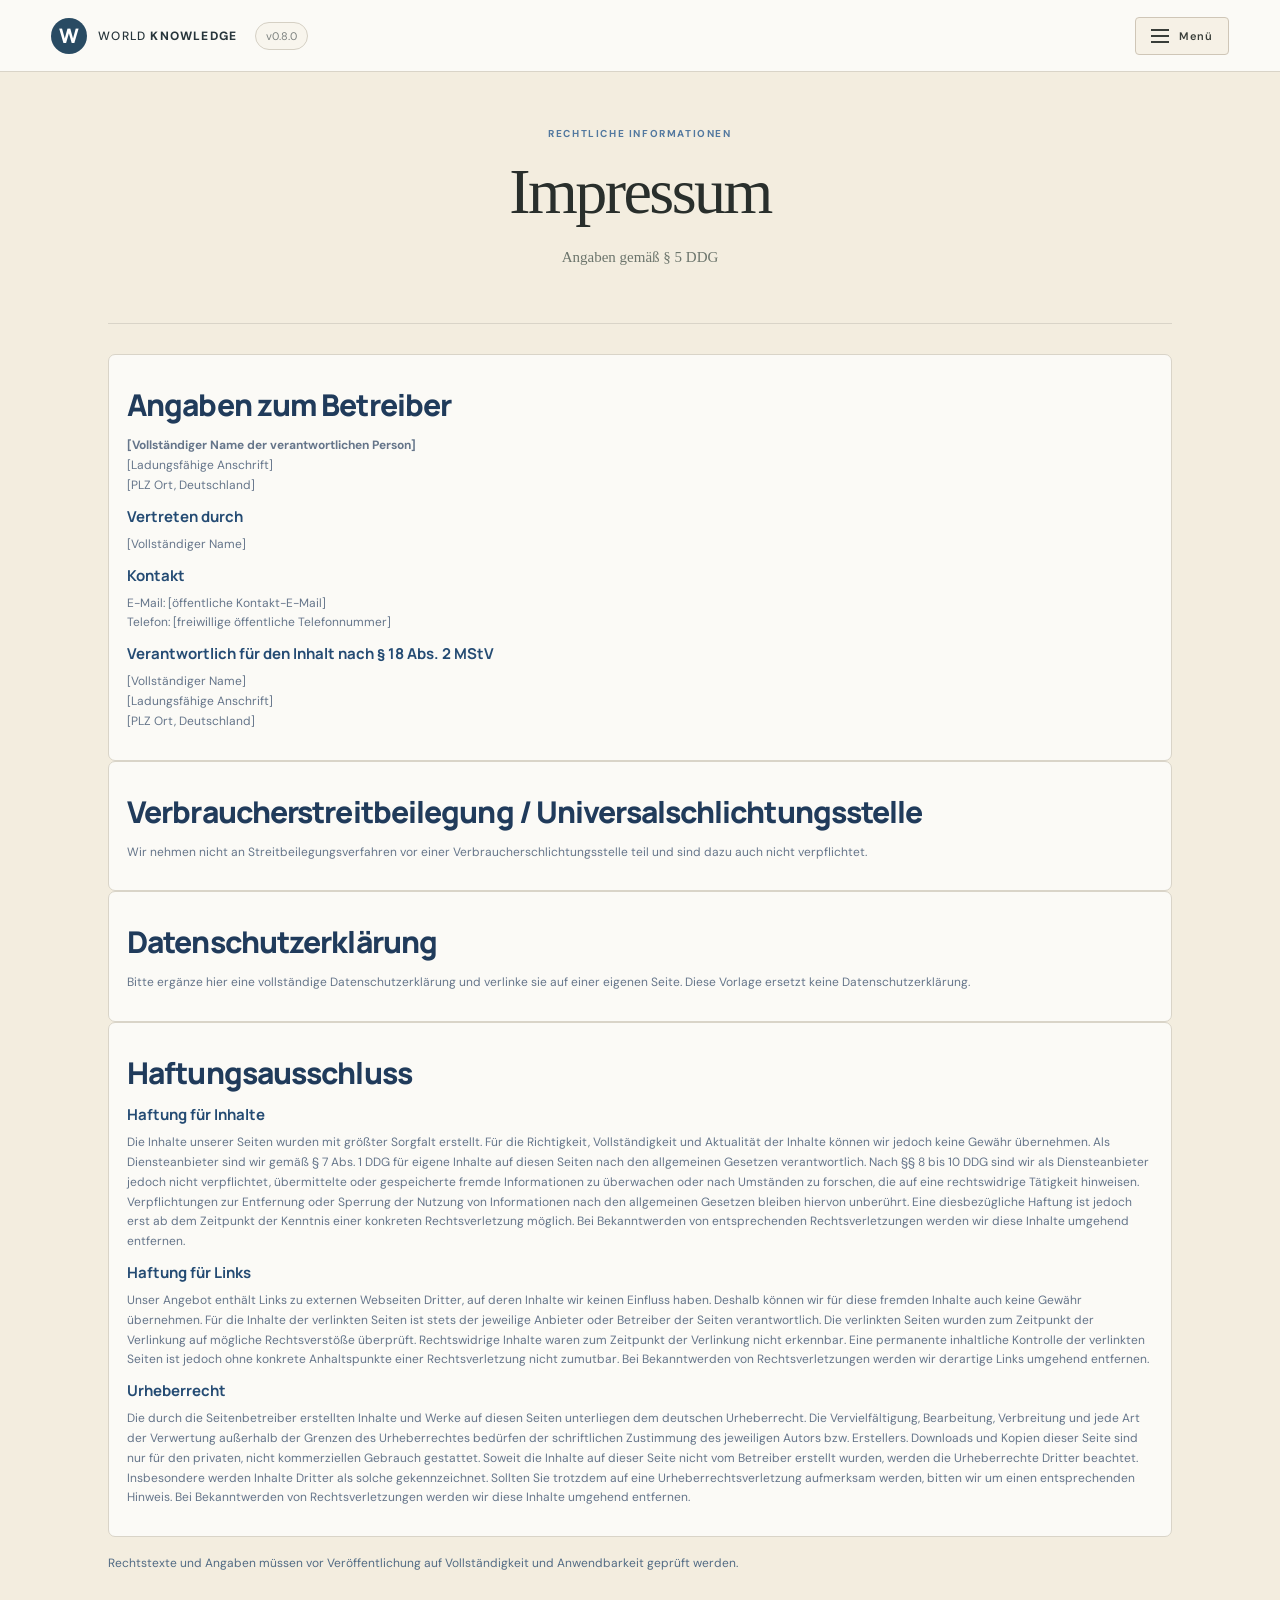
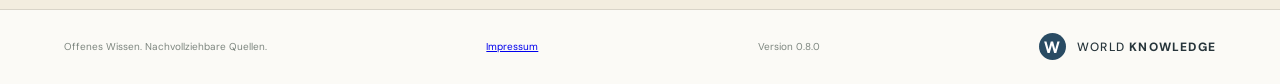
<file: impressum.html>
<!doctype html>
<html lang="de">
<head>
  <meta charset="utf-8">
  <meta name="viewport" content="width=device-width, initial-scale=1">
  <meta name="theme-color" content="#f7f9fc">
  <title>Impressum – WORLD KNOWLEDGE</title>
  <link rel="stylesheet" href="assets/css/style.css?v=0.8.0">
  <script src="assets/js/menu.js?v=0.8.0" defer></script>
</head>
<body>
  <header class="topbar">
    <a class="brand" href="./" aria-label="WORLD KNOWLEDGE Startseite"><span class="brand-mark">W</span><span>WORLD <strong>KNOWLEDGE</strong></span></a>
    <div class="site-menu">
      <button class="menu-toggle" id="menu-toggle" type="button" aria-expanded="false" aria-controls="site-menu-panel"><span class="menu-lines" aria-hidden="true"></span><span>Menü</span></button>
      <nav class="menu-panel" id="site-menu-panel" hidden>
        <a href="./">Fragen &amp; Startseite</a><a href="archive.html">Wissensarchiv</a><a href="sources.html">Transparenz &amp; Quellen</a><a href="reports.html">Prüfprotokoll</a><a href="impressum.html">Impressum</a>
      </nav>
    </div>
    <span class="version">v0.8.0</span>
  </header>
  <main>
    <section class="archive-hero">
      <div class="eyebrow">RECHTLICHE INFORMATIONEN</div>
      <h1>Impressum</h1>
      <p>Angaben gemäß § 5 DDG</p>
    </section>
    <section class="sources-section">
      <article class="source-card">
        <h2>Angaben zum Betreiber</h2>
        <p><strong>[Vollständiger Name der verantwortlichen Person]</strong><br>[Ladungsfähige Anschrift]<br>[PLZ Ort, Deutschland]</p>
        <h3>Vertreten durch</h3>
        <p>[Vollständiger Name]</p>
        <h3>Kontakt</h3>
        <p>E-Mail: [öffentliche Kontakt-E-Mail]<br>Telefon: [freiwillige öffentliche Telefonnummer]</p>
        <h3>Verantwortlich für den Inhalt nach § 18 Abs. 2 MStV</h3>
        <p>[Vollständiger Name]<br>[Ladungsfähige Anschrift]<br>[PLZ Ort, Deutschland]</p>
      </article>
      <article class="source-card">
        <h2>Verbraucherstreitbeilegung / Universalschlichtungsstelle</h2>
        <p>Wir nehmen nicht an Streitbeilegungsverfahren vor einer Verbraucherschlichtungsstelle teil und sind dazu auch nicht verpflichtet.</p>
      </article>
      <article class="source-card">
        <h2>Datenschutzerklärung</h2>
        <p>Bitte ergänze hier eine vollständige Datenschutzerklärung und verlinke sie auf einer eigenen Seite. Diese Vorlage ersetzt keine Datenschutzerklärung.</p>
      </article>
      <article class="source-card">
        <h2>Haftungsausschluss</h2>
        <h3>Haftung für Inhalte</h3>
        <p>Die Inhalte unserer Seiten wurden mit größter Sorgfalt erstellt. Für die Richtigkeit, Vollständigkeit und Aktualität der Inhalte können wir jedoch keine Gewähr übernehmen. Als Diensteanbieter sind wir gemäß § 7 Abs. 1 DDG für eigene Inhalte auf diesen Seiten nach den allgemeinen Gesetzen verantwortlich. Nach §§ 8 bis 10 DDG sind wir als Diensteanbieter jedoch nicht verpflichtet, übermittelte oder gespeicherte fremde Informationen zu überwachen oder nach Umständen zu forschen, die auf eine rechtswidrige Tätigkeit hinweisen. Verpflichtungen zur Entfernung oder Sperrung der Nutzung von Informationen nach den allgemeinen Gesetzen bleiben hiervon unberührt. Eine diesbezügliche Haftung ist jedoch erst ab dem Zeitpunkt der Kenntnis einer konkreten Rechtsverletzung möglich. Bei Bekanntwerden von entsprechenden Rechtsverletzungen werden wir diese Inhalte umgehend entfernen.</p>
        <h3>Haftung für Links</h3>
        <p>Unser Angebot enthält Links zu externen Webseiten Dritter, auf deren Inhalte wir keinen Einfluss haben. Deshalb können wir für diese fremden Inhalte auch keine Gewähr übernehmen. Für die Inhalte der verlinkten Seiten ist stets der jeweilige Anbieter oder Betreiber der Seiten verantwortlich. Die verlinkten Seiten wurden zum Zeitpunkt der Verlinkung auf mögliche Rechtsverstöße überprüft. Rechtswidrige Inhalte waren zum Zeitpunkt der Verlinkung nicht erkennbar. Eine permanente inhaltliche Kontrolle der verlinkten Seiten ist jedoch ohne konkrete Anhaltspunkte einer Rechtsverletzung nicht zumutbar. Bei Bekanntwerden von Rechtsverletzungen werden wir derartige Links umgehend entfernen.</p>
        <h3>Urheberrecht</h3>
        <p>Die durch die Seitenbetreiber erstellten Inhalte und Werke auf diesen Seiten unterliegen dem deutschen Urheberrecht. Die Vervielfältigung, Bearbeitung, Verbreitung und jede Art der Verwertung außerhalb der Grenzen des Urheberrechtes bedürfen der schriftlichen Zustimmung des jeweiligen Autors bzw. Erstellers. Downloads und Kopien dieser Seite sind nur für den privaten, nicht kommerziellen Gebrauch gestattet. Soweit die Inhalte auf dieser Seite nicht vom Betreiber erstellt wurden, werden die Urheberrechte Dritter beachtet. Insbesondere werden Inhalte Dritter als solche gekennzeichnet. Sollten Sie trotzdem auf eine Urheberrechtsverletzung aufmerksam werden, bitten wir um einen entsprechenden Hinweis. Bei Bekanntwerden von Rechtsverletzungen werden wir diese Inhalte umgehend entfernen.</p>
      </article>
      <p class="sources-thanks">Rechtstexte und Angaben müssen vor Veröffentlichung auf Vollständigkeit und Anwendbarkeit geprüft werden.</p>
    </section>
  </main>
  <footer><a class="brand footer-brand" href="./"><span class="brand-mark">W</span><span>WORLD <strong>KNOWLEDGE</strong></span></a><span>Offenes Wissen. Nachvollziehbare Quellen.</span><a href="impressum.html">Impressum</a><span>Version 0.8.0</span></footer>
</body>
</html>
</file>
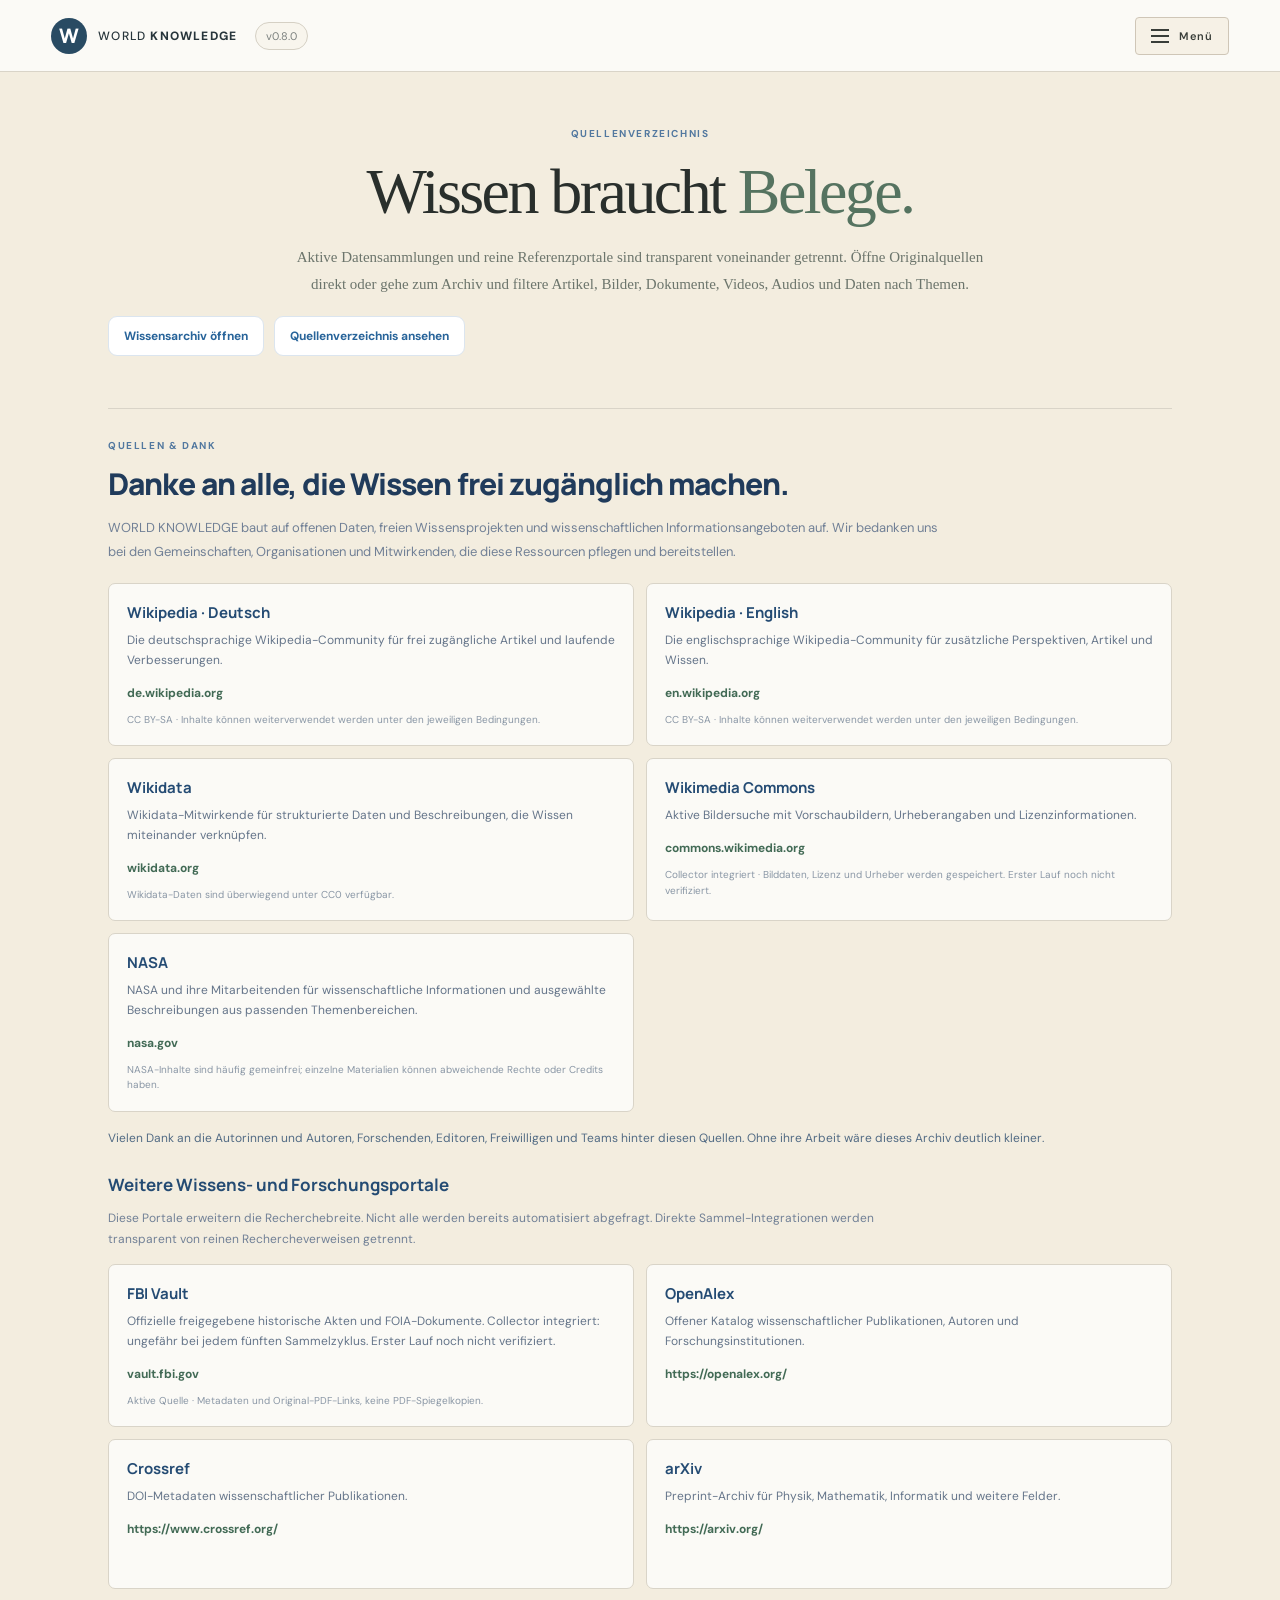
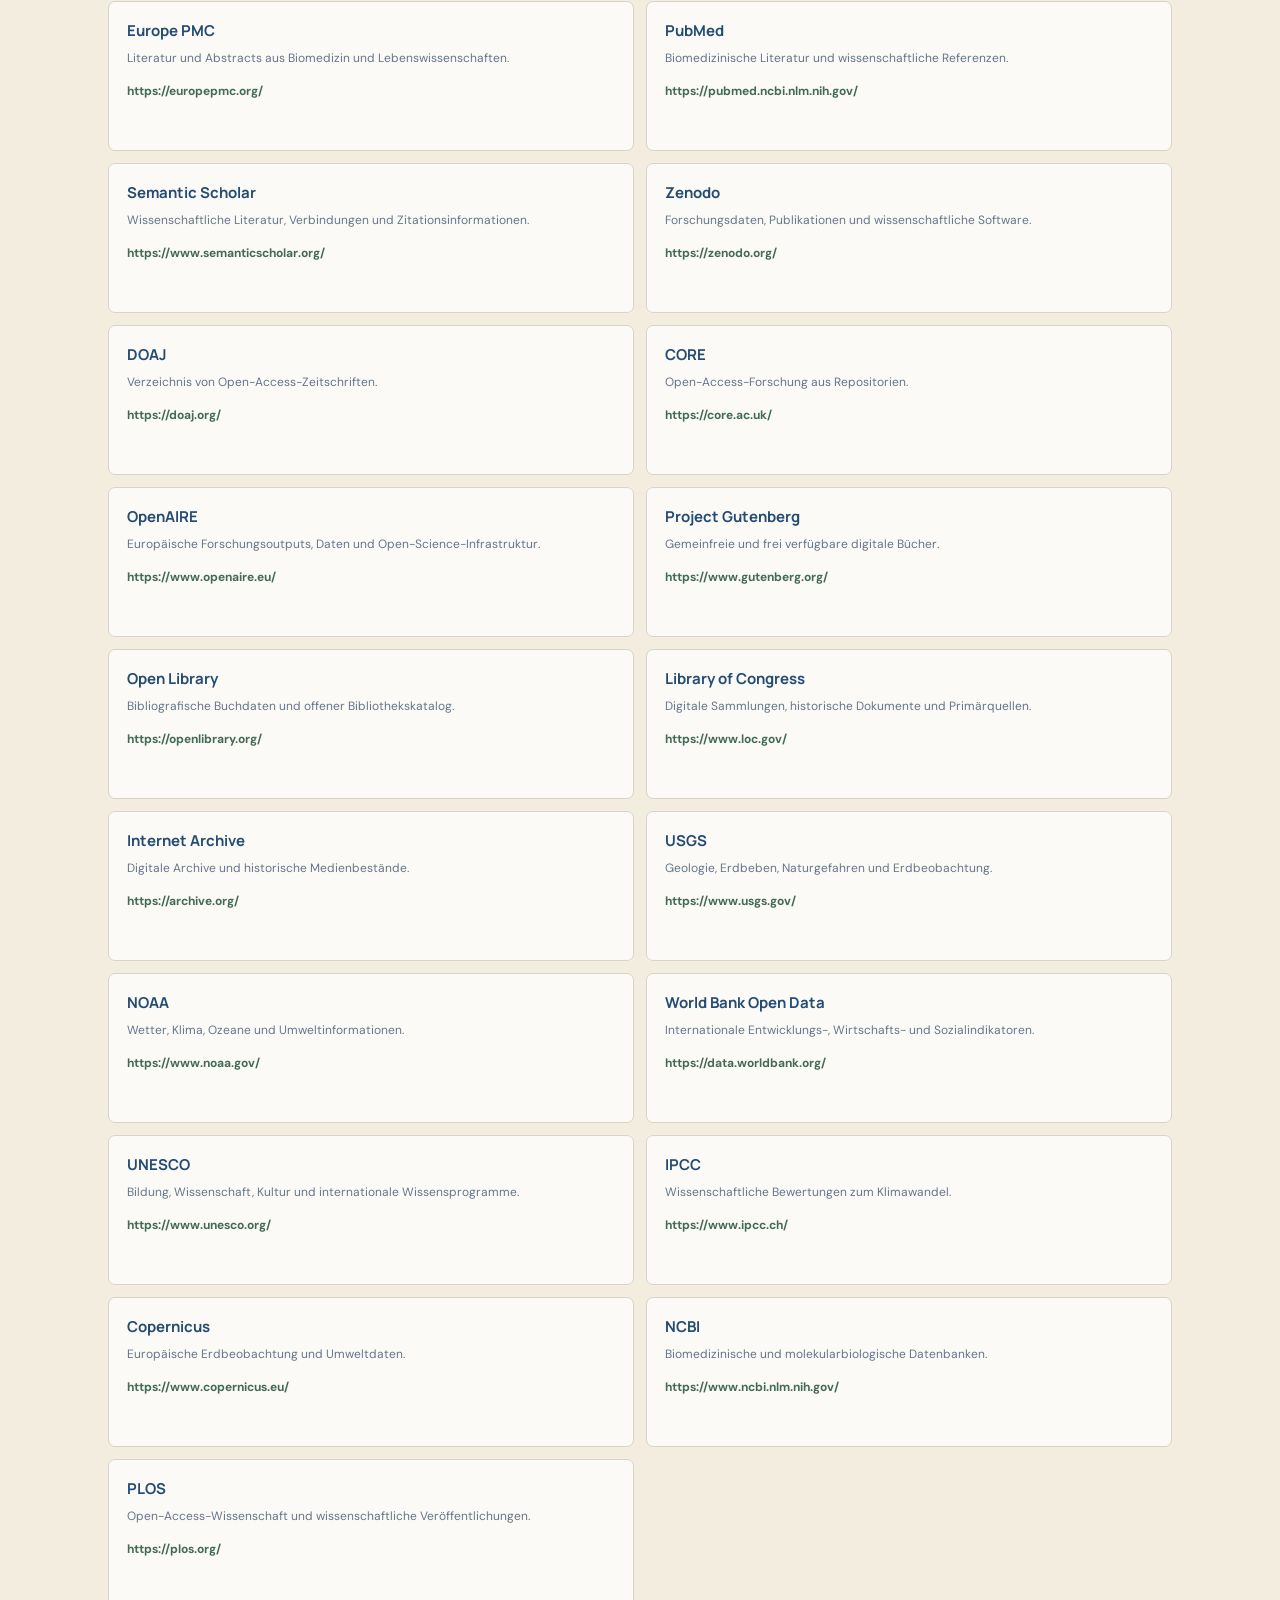
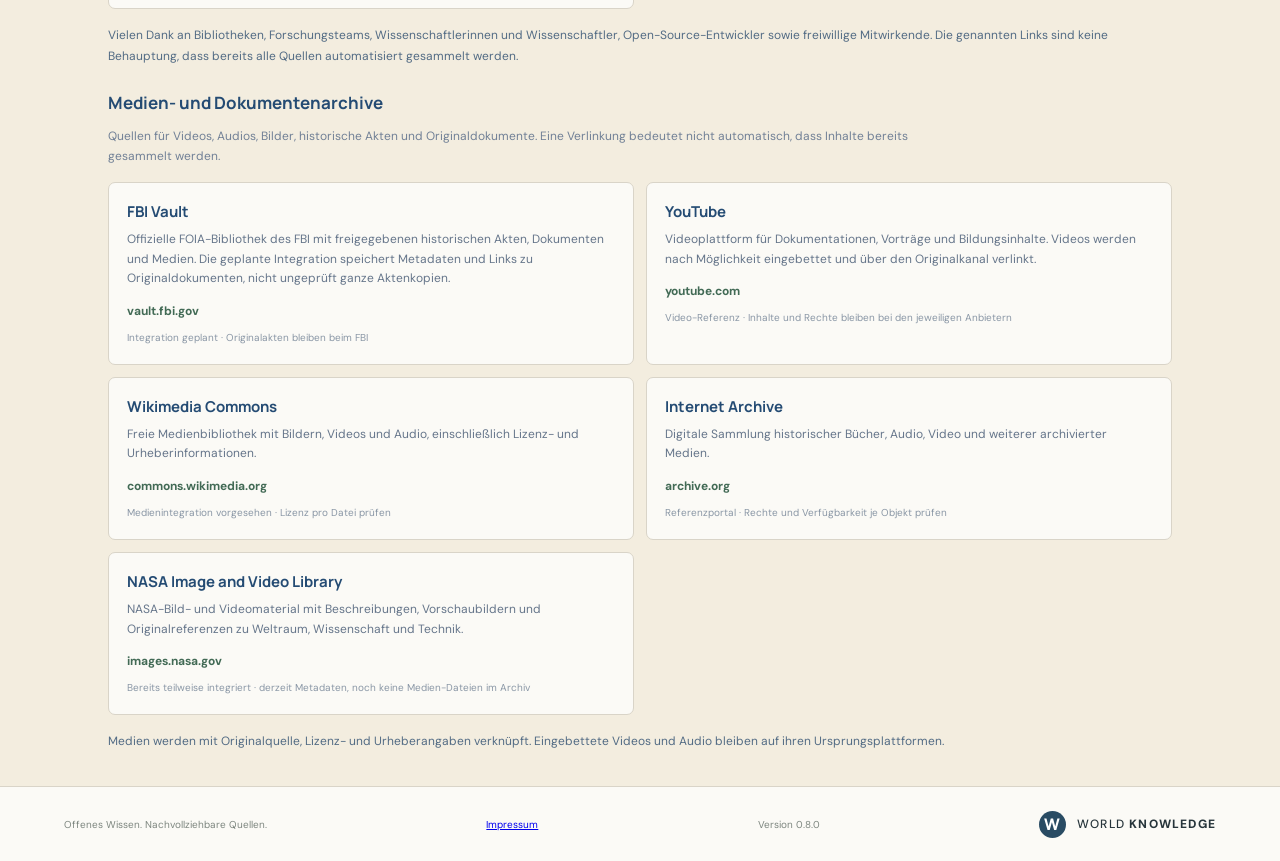
<file: sources.html>
<!doctype html><html lang="de"><head><meta charset="utf-8"><meta name="viewport" content="width=device-width, initial-scale=1"><meta name="theme-color" content="#f7f9fc"><title>Quellen – WORLD KNOWLEDGE</title><link rel="stylesheet" href="assets/css/style.css?v=0.8.0"><script src="assets/js/menu.js?v=0.8.0" defer></script></head><body><header class="topbar"><a class="brand" href="./" aria-label="WORLD KNOWLEDGE Startseite"><span class="brand-mark">W</span><span>WORLD <strong>KNOWLEDGE</strong></span></a><span class="version">v0.8.0</span><div class="site-menu"><button class="menu-toggle" id="menu-toggle" type="button" aria-expanded="false" aria-controls="site-menu-panel"><span class="menu-lines" aria-hidden="true"></span><span>Menü</span></button><nav class="menu-panel" id="site-menu-panel" hidden><a href="./">Fragen &amp; Startseite</a><a href="archive.html">Wissensarchiv</a><a href="sources.html">Transparenz &amp; Quellen</a><a href="reports.html">Prüfprotokoll</a><a href="impressum.html">Impressum</a></nav></div></header><main><section class="archive-hero"><div class="eyebrow">QUELLENVERZEICHNIS</div><h1>Wissen braucht <span>Belege.</span></h1><p>Aktive Datensammlungen und reine Referenzportale sind transparent voneinander getrennt. Öffne Originalquellen direkt oder gehe zum Archiv und filtere Artikel, Bilder, Dokumente, Videos, Audios und Daten nach Themen.</p><div class="source-quick-links"><a href="archive.html">Wissensarchiv öffnen</a><a href="#sources">Quellenverzeichnis ansehen</a></div></section><section class="sources-section" id="sources">
      <div class="eyebrow">QUELLEN &amp; DANK</div>
      <h2>Danke an alle, die Wissen frei zugänglich machen.</h2>
      <p class="sources-intro">WORLD KNOWLEDGE baut auf offenen Daten, freien Wissensprojekten und wissenschaftlichen Informationsangeboten auf. Wir bedanken uns bei den Gemeinschaften, Organisationen und Mitwirkenden, die diese Ressourcen pflegen und bereitstellen.</p>
      <div class="sources-grid">
        <article class="source-card"><h3>Wikipedia · Deutsch</h3><p>Die deutschsprachige Wikipedia-Community für frei zugängliche Artikel und laufende Verbesserungen.</p><a href="https://de.wikipedia.org/" target="_blank" rel="noopener noreferrer">de.wikipedia.org</a><small>CC BY-SA · Inhalte können weiterverwendet werden unter den jeweiligen Bedingungen.</small></article>
        <article class="source-card"><h3>Wikipedia · English</h3><p>Die englischsprachige Wikipedia-Community für zusätzliche Perspektiven, Artikel und Wissen.</p><a href="https://en.wikipedia.org/" target="_blank" rel="noopener noreferrer">en.wikipedia.org</a><small>CC BY-SA · Inhalte können weiterverwendet werden unter den jeweiligen Bedingungen.</small></article>
        <article class="source-card"><h3>Wikidata</h3><p>Wikidata-Mitwirkende für strukturierte Daten und Beschreibungen, die Wissen miteinander verknüpfen.</p><a href="https://www.wikidata.org/" target="_blank" rel="noopener noreferrer">wikidata.org</a><small>Wikidata-Daten sind überwiegend unter CC0 verfügbar.</small></article>
        <article class="source-card"><h3>Wikimedia Commons</h3><p>Aktive Bildersuche mit Vorschaubildern, Urheberangaben und Lizenzinformationen.</p><a href="https://commons.wikimedia.org/" target="_blank" rel="noopener noreferrer">commons.wikimedia.org</a><small>Collector integriert · Bilddaten, Lizenz und Urheber werden gespeichert. Erster Lauf noch nicht verifiziert.</small></article><article class="source-card"><h3>NASA</h3><p>NASA und ihre Mitarbeitenden für wissenschaftliche Informationen und ausgewählte Beschreibungen aus passenden Themenbereichen.</p><a href="https://www.nasa.gov/" target="_blank" rel="noopener noreferrer">nasa.gov</a><small>NASA-Inhalte sind häufig gemeinfrei; einzelne Materialien können abweichende Rechte oder Credits haben.</small></article>
      </div>
      <p class="sources-thanks">Vielen Dank an die Autorinnen und Autoren, Forschenden, Editoren, Freiwilligen und Teams hinter diesen Quellen. Ohne ihre Arbeit wäre dieses Archiv deutlich kleiner.</p>
    <div class="sources-subheading"><h3>Weitere Wissens- und Forschungsportale</h3><p>Diese Portale erweitern die Recherchebreite. Nicht alle werden bereits automatisiert abgefragt. Direkte Sammel-Integrationen werden transparent von reinen Rechercheverweisen getrennt.</p></div>
    <div class="sources-grid sources-extra"><article class="source-card"><h3>FBI Vault</h3><p>Offizielle freigegebene historische Akten und FOIA-Dokumente. Collector integriert: ungefähr bei jedem fünften Sammelzyklus. Erster Lauf noch nicht verifiziert.</p><a href="https://vault.fbi.gov/" target="_blank" rel="noopener noreferrer">vault.fbi.gov</a><small>Aktive Quelle · Metadaten und Original-PDF-Links, keine PDF-Spiegelkopien.</small></article><article class="source-card"><h3>OpenAlex</h3><p>Offener Katalog wissenschaftlicher Publikationen, Autoren und Forschungsinstitutionen.</p><a href="https://openalex.org/" target="_blank" rel="noopener noreferrer">https://openalex.org/</a></article>
      <article class="source-card"><h3>Crossref</h3><p>DOI-Metadaten wissenschaftlicher Publikationen.</p><a href="https://www.crossref.org/" target="_blank" rel="noopener noreferrer">https://www.crossref.org/</a></article>
      <article class="source-card"><h3>arXiv</h3><p>Preprint-Archiv für Physik, Mathematik, Informatik und weitere Felder.</p><a href="https://arxiv.org/" target="_blank" rel="noopener noreferrer">https://arxiv.org/</a></article>
      <article class="source-card"><h3>Europe PMC</h3><p>Literatur und Abstracts aus Biomedizin und Lebenswissenschaften.</p><a href="https://europepmc.org/" target="_blank" rel="noopener noreferrer">https://europepmc.org/</a></article>
      <article class="source-card"><h3>PubMed</h3><p>Biomedizinische Literatur und wissenschaftliche Referenzen.</p><a href="https://pubmed.ncbi.nlm.nih.gov/" target="_blank" rel="noopener noreferrer">https://pubmed.ncbi.nlm.nih.gov/</a></article>
      <article class="source-card"><h3>Semantic Scholar</h3><p>Wissenschaftliche Literatur, Verbindungen und Zitationsinformationen.</p><a href="https://www.semanticscholar.org/" target="_blank" rel="noopener noreferrer">https://www.semanticscholar.org/</a></article>
      <article class="source-card"><h3>Zenodo</h3><p>Forschungsdaten, Publikationen und wissenschaftliche Software.</p><a href="https://zenodo.org/" target="_blank" rel="noopener noreferrer">https://zenodo.org/</a></article>
      <article class="source-card"><h3>DOAJ</h3><p>Verzeichnis von Open-Access-Zeitschriften.</p><a href="https://doaj.org/" target="_blank" rel="noopener noreferrer">https://doaj.org/</a></article>
      <article class="source-card"><h3>CORE</h3><p>Open-Access-Forschung aus Repositorien.</p><a href="https://core.ac.uk/" target="_blank" rel="noopener noreferrer">https://core.ac.uk/</a></article>
      <article class="source-card"><h3>OpenAIRE</h3><p>Europäische Forschungsoutputs, Daten und Open-Science-Infrastruktur.</p><a href="https://www.openaire.eu/" target="_blank" rel="noopener noreferrer">https://www.openaire.eu/</a></article>
      <article class="source-card"><h3>Project Gutenberg</h3><p>Gemeinfreie und frei verfügbare digitale Bücher.</p><a href="https://www.gutenberg.org/" target="_blank" rel="noopener noreferrer">https://www.gutenberg.org/</a></article>
      <article class="source-card"><h3>Open Library</h3><p>Bibliografische Buchdaten und offener Bibliothekskatalog.</p><a href="https://openlibrary.org/" target="_blank" rel="noopener noreferrer">https://openlibrary.org/</a></article>
      <article class="source-card"><h3>Library of Congress</h3><p>Digitale Sammlungen, historische Dokumente und Primärquellen.</p><a href="https://www.loc.gov/" target="_blank" rel="noopener noreferrer">https://www.loc.gov/</a></article>
      <article class="source-card"><h3>Internet Archive</h3><p>Digitale Archive und historische Medienbestände.</p><a href="https://archive.org/" target="_blank" rel="noopener noreferrer">https://archive.org/</a></article>
      <article class="source-card"><h3>USGS</h3><p>Geologie, Erdbeben, Naturgefahren und Erdbeobachtung.</p><a href="https://www.usgs.gov/" target="_blank" rel="noopener noreferrer">https://www.usgs.gov/</a></article>
      <article class="source-card"><h3>NOAA</h3><p>Wetter, Klima, Ozeane und Umweltinformationen.</p><a href="https://www.noaa.gov/" target="_blank" rel="noopener noreferrer">https://www.noaa.gov/</a></article>
      <article class="source-card"><h3>World Bank Open Data</h3><p>Internationale Entwicklungs-, Wirtschafts- und Sozialindikatoren.</p><a href="https://data.worldbank.org/" target="_blank" rel="noopener noreferrer">https://data.worldbank.org/</a></article>
      <article class="source-card"><h3>UNESCO</h3><p>Bildung, Wissenschaft, Kultur und internationale Wissensprogramme.</p><a href="https://www.unesco.org/" target="_blank" rel="noopener noreferrer">https://www.unesco.org/</a></article>
      <article class="source-card"><h3>IPCC</h3><p>Wissenschaftliche Bewertungen zum Klimawandel.</p><a href="https://www.ipcc.ch/" target="_blank" rel="noopener noreferrer">https://www.ipcc.ch/</a></article>
      <article class="source-card"><h3>Copernicus</h3><p>Europäische Erdbeobachtung und Umweltdaten.</p><a href="https://www.copernicus.eu/" target="_blank" rel="noopener noreferrer">https://www.copernicus.eu/</a></article>
      <article class="source-card"><h3>NCBI</h3><p>Biomedizinische und molekularbiologische Datenbanken.</p><a href="https://www.ncbi.nlm.nih.gov/" target="_blank" rel="noopener noreferrer">https://www.ncbi.nlm.nih.gov/</a></article>
      <article class="source-card"><h3>PLOS</h3><p>Open-Access-Wissenschaft und wissenschaftliche Veröffentlichungen.</p><a href="https://plos.org/" target="_blank" rel="noopener noreferrer">https://plos.org/</a></article></div>
    <p class="sources-thanks">Vielen Dank an Bibliotheken, Forschungsteams, Wissenschaftlerinnen und Wissenschaftler, Open-Source-Entwickler sowie freiwillige Mitwirkende. Die genannten Links sind keine Behauptung, dass bereits alle Quellen automatisiert gesammelt werden.</p>
    <div class="sources-subheading"><h3>Medien- und Dokumentenarchive</h3><p>Quellen für Videos, Audios, Bilder, historische Akten und Originaldokumente. Eine Verlinkung bedeutet nicht automatisch, dass Inhalte bereits gesammelt werden.</p></div>
    <div class="sources-grid sources-extra">
      <article class="source-card"><h3>FBI Vault</h3><p>Offizielle FOIA-Bibliothek des FBI mit freigegebenen historischen Akten, Dokumenten und Medien. Die geplante Integration speichert Metadaten und Links zu Originaldokumenten, nicht ungeprüft ganze Aktenkopien.</p><a href="https://vault.fbi.gov/" target="_blank" rel="noopener noreferrer">vault.fbi.gov</a><small>Integration geplant · Originalakten bleiben beim FBI</small></article>
      <article class="source-card"><h3>YouTube</h3><p>Videoplattform für Dokumentationen, Vorträge und Bildungsinhalte. Videos werden nach Möglichkeit eingebettet und über den Originalkanal verlinkt.</p><a href="https://www.youtube.com/" target="_blank" rel="noopener noreferrer">youtube.com</a><small>Video-Referenz · Inhalte und Rechte bleiben bei den jeweiligen Anbietern</small></article>
      <article class="source-card"><h3>Wikimedia Commons</h3><p>Freie Medienbibliothek mit Bildern, Videos und Audio, einschließlich Lizenz- und Urheberinformationen.</p><a href="https://commons.wikimedia.org/" target="_blank" rel="noopener noreferrer">commons.wikimedia.org</a><small>Medienintegration vorgesehen · Lizenz pro Datei prüfen</small></article>
      <article class="source-card"><h3>Internet Archive</h3><p>Digitale Sammlung historischer Bücher, Audio, Video und weiterer archivierter Medien.</p><a href="https://archive.org/" target="_blank" rel="noopener noreferrer">archive.org</a><small>Referenzportal · Rechte und Verfügbarkeit je Objekt prüfen</small></article>
      <article class="source-card"><h3>NASA Image and Video Library</h3><p>NASA-Bild- und Videomaterial mit Beschreibungen, Vorschaubildern und Originalreferenzen zu Weltraum, Wissenschaft und Technik.</p><a href="https://images.nasa.gov/" target="_blank" rel="noopener noreferrer">images.nasa.gov</a><small>Bereits teilweise integriert · derzeit Metadaten, noch keine Medien-Dateien im Archiv</small></article>
    </div>
    <p class="sources-thanks">Medien werden mit Originalquelle, Lizenz- und Urheberangaben verknüpft. Eingebettete Videos und Audio bleiben auf ihren Ursprungsplattformen.</p>
    </section></main><footer><a class="brand footer-brand" href="./"><span class="brand-mark">W</span><span>WORLD <strong>KNOWLEDGE</strong></span></a><span>Offenes Wissen. Nachvollziehbare Quellen.</span><a href="impressum.html">Impressum</a><span>Version 0.8.0</span></footer></body></html>
</file>
<file: assets/css/style.css>
@import url('https://fonts.googleapis.com/css2?family=DM+Sans:wght@400;500;600;700&family=Manrope:wght@400;500;600;700;800&display=swap');
:root{font-family:"DM Sans",sans-serif;color:#182538;background:#f7f9fc;font-synthesis:none;text-rendering:optimizeLegibility;--blue:#245b91;--blue-dark:#173f72;--muted:#718096;--line:#e4eaf1;--surface:#fff}
*{box-sizing:border-box}html{scroll-behavior:smooth}body{margin:0;min-width:320px}.topbar{height:76px;padding:0 max(5vw,22px);display:flex;align-items:center;justify-content:space-between;background:#fff;border-bottom:1px solid var(--line)}.brand{display:flex;align-items:center;gap:11px;color:#20344c;text-decoration:none;font-size:13px;letter-spacing:.09em;font-weight:500}.brand strong{font-weight:800}.brand-mark{display:grid;place-items:center;width:34px;height:34px;border-radius:10px;background:var(--blue-dark);color:#fff;font:800 20px Manrope}.nav{display:flex;gap:30px}.nav a{font-size:13px;color:#63748a;text-decoration:none}.nav a.active,.nav a:hover{color:var(--blue);font-weight:700}.version{font-size:11px;color:#7d8ba0;border:1px solid var(--line);padding:6px 10px;border-radius:20px}
main{max-width:1120px;margin:auto;padding:0 28px}.hero{text-align:center;padding:92px 0 54px}.eyebrow{font-size:10px;font-weight:700;letter-spacing:.16em;color:#52789f}.hero .eyebrow{display:flex;align-items:center;justify-content:center;gap:9px}.pulse{width:7px;height:7px;border-radius:50%;background:#4aaf83;box-shadow:0 0 0 4px #e4f5ed}.hero h1{font:800 clamp(38px,6vw,66px)/1.1 Manrope,sans-serif;letter-spacing:-.055em;margin:23px 0 17px;color:#182d46}.hero h1 span{color:var(--blue)}.hero-copy{max-width:620px;margin:0 auto;color:#6b7b8f;font-size:15px;line-height:1.8}.search-box{max-width:700px;height:64px;margin:34px auto 12px;padding:7px 8px 7px 20px;display:flex;align-items:center;gap:13px;background:#fff;border:1px solid #dfe7f0;border-radius:13px;box-shadow:0 12px 35px #233f5c0b}.search-box svg{width:20px;stroke:#8192a6;fill:none;stroke-width:1.8;flex:none}.search-box input{min-width:0;flex:1;border:0;outline:0;font:14px "DM Sans";color:#23354a}.search-box input::placeholder{color:#9aa7b6}.search-box button,.primary-button{border:0;background:var(--blue-dark);color:#fff;padding:13px 23px;border-radius:9px;font:600 13px "DM Sans";cursor:pointer}.search-box button:hover,.primary-button:hover{background:#245b91}.search-hint{font-size:11px;color:#93a0af}
.stats-grid{display:grid;grid-template-columns:repeat(2,minmax(0,1fr));gap:15px;margin:12px 0 76px}.stat-card{background:#fff;border:1px solid var(--line);border-radius:12px;padding:21px 23px}.stat-label,.stat-note{display:block;color:#8190a2;font-size:11px}.stat-card strong{display:block;font:700 29px Manrope;color:#203b5b;margin:8px 0 4px}.content-section{padding-bottom:65px}.section-heading{display:flex;justify-content:space-between;align-items:end;margin-bottom:20px}.section-heading h2,.collector-copy h2{font:700 24px Manrope;letter-spacing:-.035em;margin:7px 0 0;color:#20344c}.section-meta{font-size:11px;color:#8794a4}.article-grid{display:grid;grid-template-columns:repeat(2,1fr);gap:14px}.article-card{background:#fff;border:1px solid var(--line);border-radius:12px;padding:21px;min-width:0}.article-card h3{font:700 16px Manrope;color:#244b73;margin:0 0 10px}.article-card p{font-size:13px;line-height:1.7;color:#65758a;margin:0 0 15px;white-space:pre-line}.article-meta{display:flex;justify-content:space-between;gap:10px;align-items:center;border-top:1px solid #edf1f5;padding-top:12px;font-size:10px;color:#8996a5}.article-meta a{color:#346b9e;text-decoration:none;font-weight:600}.empty-state{grid-column:1/-1;text-align:center;padding:38px;color:#8794a4;background:#fff;border:1px dashed #dce4ed;border-radius:12px;font-size:13px}.loader{width:20px;height:20px;border:2px solid #dbe5ef;border-top-color:#326b9e;border-radius:50%;margin:0 auto 12px;animation:spin .8s linear infinite}@keyframes spin{to{transform:rotate(360deg)}}.secondary-button{display:block;margin:20px auto 0;padding:11px 18px;border:1px solid #d8e2ec;border-radius:8px;background:#fff;color:#345a7d;font:600 12px "DM Sans";cursor:pointer}.hidden{display:none!important}
.collector-panel{display:flex;align-items:center;gap:22px;padding:28px;background:#edf3f9;border:1px solid #dce7f1;border-radius:15px;margin-bottom:25px}.collector-icon{width:48px;height:48px;flex:none;display:grid;place-items:center;background:#fff;border-radius:13px}.collector-icon svg{width:23px;stroke:#346b9e;fill:none;stroke-width:1.6;stroke-linecap:round}.collector-copy{flex:1}.collector-copy h2{font-size:19px}.collector-copy p{font-size:12px;line-height:1.7;color:#687b90;max-width:660px;margin:9px 0}.collector-status{display:flex;align-items:center;gap:8px;font-size:11px;color:#60758b}.status-dot{width:7px;height:7px;border-radius:50%;background:#a8b4c1}.status-dot.online{background:#3ba779}.status-dot.busy{background:#d39a3a}.notice{padding:18px 2px 48px}.notice strong{font-size:12px;color:#425d79}.notice p{font-size:11px;line-height:1.7;color:#8995a4;max-width:850px}footer{min-height:75px;padding:20px max(5vw,22px);display:flex;justify-content:space-between;align-items:center;gap:15px;background:#fff;border-top:1px solid var(--line);font-size:10px;color:#8a97a6}.footer-brand{font-size:10px}.footer-brand .brand-mark{width:27px;height:27px;font-size:16px}
@media(max-width:700px){.topbar{height:64px;padding:0 17px}.brand{font-size:10px;gap:8px}.brand-mark{width:30px;height:30px}.nav{gap:13px}.nav a{font-size:11px}.nav a:last-child{display:none}.version{font-size:9px;padding:5px 7px}main{padding:0 17px}.hero{padding:70px 0 42px}.hero-copy{font-size:13px}.search-box{height:57px;margin-top:27px;padding-left:13px;gap:8px}.search-box button{padding:12px 14px}.stats-grid{gap:8px;margin-bottom:57px}.stat-card{padding:14px 12px}.stat-label,.stat-note{font-size:9px}.stat-card strong{font-size:23px}.section-heading h2{font-size:20px}.section-meta{font-size:9px}.article-grid{grid-template-columns:1fr}.article-card{padding:18px}.collector-panel{padding:20px;gap:14px;flex-wrap:wrap}.collector-icon{width:40px;height:40px}.collector-copy{flex:1 1 calc(100% - 60px)}.collector-copy h2{font-size:17px}.collector-copy p{font-size:11px}.collector-panel .primary-button{width:100%}footer{flex-wrap:wrap;font-size:9px}footer>span:nth-child(2){display:none}}


.ai-result{max-width:900px;margin:0 auto 55px;padding:23px 26px;background:#fff;border:1px solid #dfe7f0;border-radius:14px;box-shadow:0 12px 35px #233f5c08}
.ai-result-head{display:flex;justify-content:space-between;align-items:center;gap:12px;flex-wrap:wrap}
.ai-label{font-size:10px;font-weight:800;letter-spacing:.15em;color:#245b91}
#ai-source,.ai-result-note{font-size:10px;color:#8794a4}
#ai-answer-text{white-space:pre-wrap;font-size:14px;line-height:1.8;color:#344a61;margin:16px 0}
.ai-result-note{border-top:1px solid #edf1f5;padding-top:12px}


/* WORLD KNOWLEDGE v0.3 archive, markdown and continuous collection */
.markdown-content{color:#344a61;font-size:14px;line-height:1.8;overflow-wrap:anywhere}
.markdown-content>*:first-child{margin-top:0}
.markdown-content>*:last-child{margin-bottom:0}
.markdown-content h1,.markdown-content h2,.markdown-content h3,.markdown-content h4{font-family:Manrope,sans-serif;color:#203b5b;line-height:1.3;margin:1.35em 0 .55em;letter-spacing:-.025em}
.markdown-content h1{font-size:25px}.markdown-content h2{font-size:21px}.markdown-content h3{font-size:17px}.markdown-content h4{font-size:15px}
.markdown-content p{margin:.7em 0}
.markdown-content strong{font-weight:800;color:#1e344d}
.markdown-content em{font-style:italic}
.markdown-content ul,.markdown-content ol{padding-left:1.6em;margin:.7em 0}
.markdown-content li{padding-left:.25em;margin:.25em 0}
.markdown-content blockquote{margin:1em 0;padding:10px 16px;border-left:3px solid #8eacc8;background:#f3f7fb;color:#5c7085;border-radius:0 8px 8px 0}
.markdown-content code{font-family:ui-monospace,SFMono-Regular,Menlo,monospace;font-size:.88em;background:#edf2f7;padding:2px 5px;border-radius:4px}
.markdown-content pre{overflow:auto;padding:15px;background:#172b40;color:#f3f7fb;border-radius:9px}
.markdown-content pre code{background:transparent;padding:0;color:inherit}
.markdown-content a{color:#28649a;text-decoration:underline;text-underline-offset:3px}
.markdown-content hr{border:0;border-top:1px solid #e4eaf1;margin:1.3em 0}
.markdown-content table{display:block;overflow-x:auto;border-collapse:collapse;width:100%;font-size:12px}
.markdown-content th,.markdown-content td{padding:8px 10px;border:1px solid #dfe7ef;text-align:left}
.markdown-content th{background:#f2f6fa;font-weight:700}
.ai-result{max-width:900px;margin:0 auto 48px;padding:25px 28px;background:#fff;border:1px solid #dfe7f0;border-radius:14px;box-shadow:0 12px 35px #233f5c08}
.ai-result-head{display:flex;justify-content:space-between;align-items:center;gap:12px;flex-wrap:wrap}
.ai-label{font-size:10px;font-weight:800;letter-spacing:.15em;color:#245b91}
#ai-source,.ai-result-note{font-size:10px;color:#8794a4}
#ai-answer-text{margin:17px 0}
.ai-result-note{border-top:1px solid #edf1f5;padding-top:12px}
.ai-sources-wrap{margin-top:18px;border-top:1px solid #edf1f5;padding-top:13px}
.ai-sources-wrap>strong{display:block;font-size:11px;color:#526b84;margin-bottom:8px}
.ai-sources{display:flex;flex-wrap:wrap;gap:8px 15px}
.ai-sources a{font-size:11px;color:#346b9e;text-decoration:none}
.ai-sources a:hover{text-decoration:underline}
.loading-line{display:flex;justify-content:center;align-items:center;gap:12px;margin:0 auto 28px;color:#718096;font-size:12px}
.loading-line .loader{margin:0;flex:none}
.archive-promo{display:flex;justify-content:space-between;align-items:center;gap:18px;padding:20px 23px;margin:0 0 28px;border:1px solid #dfe7f0;border-radius:12px;background:#fff}
.archive-promo strong{font:700 15px Manrope;color:#244b73}
.archive-promo p{font-size:11px;color:#8190a2;margin:5px 0 0}
.archive-promo a{font-size:12px;font-weight:700;color:#28649a;text-decoration:none;white-space:nowrap}
.archive-hero{padding:70px 0 28px;text-align:center}
.archive-hero h1{font:800 clamp(35px,5vw,55px)/1.15 Manrope;color:#182d46;letter-spacing:-.05em;margin:17px 0}
.archive-hero h1 span{color:#245b91}
.archive-hero p{max-width:650px;margin:auto;color:#718096;font-size:14px;line-height:1.8}
.archive-controls{max-width:780px;margin:18px auto 25px}
.archive-tabs{display:flex;gap:8px;margin-top:15px}
.archive-tabs button{padding:9px 15px;border:1px solid #dce5ee;background:#fff;border-radius:8px;color:#60758b;font:600 12px "DM Sans";cursor:pointer}
.archive-tabs button.active{background:#eaf1f8;border-color:#c8d8e8;color:#244f79}
.archive-summary{display:flex;justify-content:space-between;gap:12px;margin:0 0 13px;color:#8794a4;font-size:11px}
.archive-list{display:grid;grid-template-columns:1fr;gap:13px;padding-bottom:35px}
.archive-card{padding:22px 24px;background:#fff;border:1px solid var(--line);border-radius:12px;min-width:0}
.archive-card-kicker{font-size:9px;letter-spacing:.12em;font-weight:700;color:#8094a8;margin-bottom:10px}
.archive-card h2{font:700 18px/1.4 Manrope;color:#244b73;margin:0 0 12px}
.archive-extract{font-size:13px;line-height:1.75;color:#65758a;white-space:pre-line;margin:0 0 15px}
.archive-card-foot{display:flex;justify-content:space-between;align-items:center;flex-wrap:wrap;gap:9px;border-top:1px solid #edf1f5;padding-top:12px;color:#8996a5;font-size:10px}
.archive-card-foot a{color:#346b9e;text-decoration:none;margin-right:10px}
.archive-answer{padding:5px 0 15px}
@media(max-width:700px){
 .ai-result{padding:20px 17px;margin-bottom:35px}
 .markdown-content{font-size:13px}
 .archive-hero{padding:54px 0 24px}
 .archive-card{padding:18px}
 .archive-promo{align-items:flex-start;flex-direction:column}
 .archive-tabs{flex-wrap:wrap}
}

/* v0.5.5 Source acknowledgements */
.sources-section{padding:30px 0 35px;border-top:1px solid var(--line);margin-top:22px}
.sources-section h2{font:800 clamp(22px,3vw,30px)/1.3 Manrope;color:#203b5b;letter-spacing:-.03em;margin:12px 0}
.sources-intro{max-width:850px;font-size:13px;line-height:1.8;color:#718096;margin-bottom:20px}
.sources-grid{display:grid;grid-template-columns:repeat(2,minmax(0,1fr));gap:12px}
.source-card{background:#fff;border:1px solid var(--line);border-radius:12px;padding:18px}
.source-card h3{font:700 15px Manrope;color:#244b73;margin:0 0 8px}
.source-card p{font-size:12px;line-height:1.65;color:#65758a;margin:0 0 10px}
.source-card a{font-size:12px;font-weight:700;color:#28649a;text-decoration:none}
.source-card small{display:block;margin-top:10px;font-size:10px;line-height:1.55;color:#8996a5}
.sources-thanks{font-size:12px;line-height:1.7;color:#526b84;padding:16px 0 0;margin:0}
@media(max-width:700px){.sources-grid{grid-template-columns:1fr}.sources-section{padding-top:24px}.source-card{padding:16px}}

/* source directory extension v0.5.6 */
.sources-subheading{margin:25px 0 15px}.sources-subheading h3{font:700 17px Manrope;color:#244b73;margin:0 0 8px}.sources-subheading p{font-size:12px;line-height:1.7;color:#718096;max-width:820px}.sources-extra .source-card{min-height:150px}.sources-extra .source-card a{overflow-wrap:anywhere}

/* WORLD KNOWLEDGE 0.6.0 */
.archive-media{width:100%;max-height:260px;object-fit:cover;border-radius:10px;margin-bottom:14px;background:#edf3f9}
.report-button{background:#fff;border:1px solid #d9e3ee;color:#4b647e;border-radius:7px;padding:9px 12px;font:600 11px "DM Sans";cursor:pointer;margin-top:12px}
.report-form{margin-top:12px;padding:14px;background:#f5f8fb;border:1px solid #e2eaf2;border-radius:9px}
.report-form label{display:block;font-size:11px;color:#61758b;margin:9px 0 5px}
.report-form select,.report-form textarea{width:100%;border:1px solid #d8e3ee;border-radius:7px;padding:10px;background:#fff;font:12px "DM Sans";color:#344a61}
.report-form textarea{min-height:85px;resize:vertical}
.report-form button{margin-top:10px;border:0;border-radius:7px;padding:10px 14px;background:#244f79;color:white;font:600 12px "DM Sans";cursor:pointer}
.report-feedback{font-size:12px;color:#526b84;margin-top:9px}
.review-log-list{display:grid;gap:12px;padding-bottom:40px}
.review-log-card{padding:20px 22px;background:#fff;border:1px solid var(--line);border-radius:12px}
.review-log-card h2{font:700 16px Manrope;color:#244b73;margin:8px 0}
.review-log-card p{font-size:13px;line-height:1.7;color:#65758a}
.review-links{display:flex;flex-wrap:wrap;gap:8px 14px}
.review-links a{font-size:11px;color:#346b9e;text-decoration:none}

.ai-sources{align-items:flex-start}.ai-source-link{display:flex;align-items:center;gap:8px;min-width:0}.ai-source-link span{font-size:11px;line-height:1.5;overflow-wrap:anywhere}.ai-source-thumb{width:56px;height:44px;object-fit:cover;border-radius:6px;flex:none}

/* archive filters */
.archive-filter-row{display:flex;align-items:end;gap:12px;flex-wrap:wrap;margin:14px 0 22px}.archive-filter-row label{display:flex;flex-direction:column;gap:6px;color:#718096;font-size:11px;flex:1;min-width:150px}.archive-filter-row select{height:42px;padding:0 12px;border:1px solid #dce5ee;border-radius:9px;background:#fff;color:#344a61;font:12px 'DM Sans';width:100%}.archive-filter-row .secondary-button{margin:0;height:42px;padding:0 15px}.archive-card-kicker{letter-spacing:.02em;text-transform:none}.archive-card-foot span{overflow-wrap:anywhere}

.source-quick-links{display:flex;flex-wrap:wrap;gap:10px;margin:18px 0 0}.source-quick-links a{display:inline-flex;padding:11px 15px;border:1px solid #dbe5ef;border-radius:9px;background:#fff;color:#28649a;text-decoration:none;font-size:12px;font-weight:700}.source-quick-links a:hover{background:#eef5fb}

/* unified dropdown navigation v0.6.3 */
.topbar{position:relative;z-index:20}.site-menu{position:relative}.menu-toggle{display:inline-flex;align-items:center;gap:9px;border:1px solid #dce5ef;border-radius:10px;background:#fff;color:#344b64;padding:10px 13px;font:600 12px 'DM Sans',sans-serif;cursor:pointer}.menu-toggle:hover,.menu-toggle[aria-expanded=true]{background:#f1f6fb;border-color:#c6d6e6}.menu-lines{width:15px;height:12px;position:relative;border-top:2px solid #456b92;border-bottom:2px solid #456b92;display:inline-block}.menu-lines:after{content:'';position:absolute;left:0;right:0;top:4px;border-top:2px solid #456b92}.menu-panel{position:absolute;right:0;top:calc(100% + 10px);width:min(270px,calc(100vw - 35px));padding:8px;background:#fff;border:1px solid #dfe7ef;border-radius:13px;box-shadow:0 14px 35px #203b5b20;display:flex;flex-direction:column;gap:2px}.menu-panel[hidden]{display:none}.menu-panel a{display:block;padding:12px 13px;color:#526981;text-decoration:none;font-size:13px;border-radius:8px}.menu-panel a:hover{background:#f0f5fa;color:#245b91}.nav{display:none!important}@media(max-width:700px){.topbar{gap:10px}.menu-toggle{padding:9px 11px;font-size:11px}.menu-panel{right:-10px}.version{margin-left:auto}}

/* Dropdown navigation v0.6.3 */
.topbar{position:relative;z-index:20}.site-menu{position:relative}.menu-toggle{display:inline-flex;align-items:center;gap:9px;border:1px solid #dce5ef;border-radius:10px;background:#fff;color:#344b64;padding:10px 13px;font:600 12px 'DM Sans',sans-serif;cursor:pointer}.menu-toggle:hover,.menu-toggle[aria-expanded=true]{background:#f1f6fb;border-color:#c6d6e6}.menu-lines{width:15px;height:12px;position:relative;border-top:2px solid #456b92;border-bottom:2px solid #456b92;display:inline-block}.menu-lines:after{content:'';position:absolute;left:0;right:0;top:4px;border-top:2px solid #456b92}.menu-panel{position:absolute;right:0;top:calc(100% + 10px);width:min(270px,calc(100vw - 35px));padding:8px;background:#fff;border:1px solid #dfe7ef;border-radius:13px;box-shadow:0 14px 35px #203b5b20;display:flex;flex-direction:column;gap:2px}.menu-panel[hidden]{display:none}.menu-panel a{display:block;padding:12px 13px;color:#526981;text-decoration:none;font-size:13px;border-radius:8px}.menu-panel a:hover{background:#f0f5fa;color:#245b91}.nav{display:none!important}@media(max-width:700px){.topbar{gap:10px}.menu-toggle{padding:9px 11px;font-size:11px}.menu-panel{right:-10px}.version{margin-left:auto}}

/* Mobile polish and consistent version v0.6.4 */
@media(max-width:700px){
  main{padding:0 16px}
  .hero{padding:46px 0 26px}
  .hero h1{font-size:clamp(36px,10vw,48px);margin:18px 0 14px;line-height:1.08}
  .hero-copy{font-size:13px;line-height:1.65;padding:0 4px}
  .search-box{margin:24px auto 10px;height:58px;padding:6px 7px 6px 12px;gap:8px}
  .search-box input{font-size:13px}
  .search-box button{padding:11px 14px}
  .search-hint{line-height:1.5;padding:0 8px}
  .stats-grid{margin:24px 0 30px;gap:9px}
  .stat-card{padding:15px 12px;border-radius:13px}
  .stat-card strong{font-size:23px;margin:7px 0 5px}
  .stat-label,.stat-note{font-size:10px;line-height:1.5}
  .collector-panel{display:grid;grid-template-columns:44px minmax(0,1fr);align-items:start;gap:12px;padding:17px;margin-bottom:20px}
  .collector-icon{width:42px;height:42px}
  .collector-copy{min-width:0}
  .collector-copy h2{font-size:17px;line-height:1.35;margin:5px 0}
  .collector-copy p{font-size:12px;line-height:1.65;margin:8px 0}
  .collector-status{font-size:11px;line-height:1.5;overflow-wrap:anywhere}
  .collector-panel .primary-button{grid-column:1/-1;width:100%;margin-top:2px;padding:14px}
  .archive-promo{padding:18px;margin:0 0 24px;align-items:flex-start}
  .archive-promo strong{font-size:14px}
  .archive-promo p{line-height:1.6}
  .notice{padding:12px 0 30px}
  .notice p{font-size:11px;line-height:1.7}
  footer{padding:17px 16px;gap:12px}
  footer .version{font-size:9px}
}

/* v0.7.0 Traveling library visual language */
:root{--paper:#f5f1e7;--paper-light:#fbfaf6;--ink:#202b32;--ink-soft:#55646a;--blue:#245b91;--blue-dark:#173f72;--line:#d9d4c8;--green:#537a67;--surface:#fffdf8}
body{background:var(--paper);color:var(--ink);font-family:"DM Sans",sans-serif}
.topbar{background:var(--paper-light);border-bottom:1px solid var(--line);height:72px}
.brand{color:#27353b;font-size:12px;letter-spacing:.1em}
.brand-mark{background:#294b63;border-radius:50%;width:36px;height:36px;font:800 20px Manrope}
.version{border-color:#d5d0c4;background:#f8f5ed;color:#7c817f}
.site-menu{position:relative}
.menu-toggle{border:1px solid #d6d0c5;background:transparent;color:#394951;border-radius:30px;padding:10px 14px;display:flex;align-items:center;gap:10px;cursor:pointer;font:600 12px "DM Sans"}
.menu-lines{width:16px;height:12px;display:inline-block;border-top:2px solid currentColor;border-bottom:2px solid currentColor;position:relative}
.menu-lines:after{content:"";position:absolute;top:4px;left:0;right:0;border-top:2px solid currentColor}
.menu-panel{position:absolute;z-index:40;top:calc(100% + 8px);right:0;width:240px;background:#fffdf8;border:1px solid var(--line);border-radius:12px;box-shadow:0 12px 30px #27333a18;padding:8px}
.menu-panel a{display:block;padding:12px 13px;color:#425159;text-decoration:none;font-size:12px;border-radius:7px}
.menu-panel a:hover{background:#efeee8;color:#213d50}
main.library-home{max-width:1040px;padding:0 32px}
.hero-library{padding:74px 0 42px}
.hero-overline{display:flex;align-items:center;gap:12px;font-size:10px;letter-spacing:.2em;color:#718077;font-weight:700}
.overline-line{height:1px;width:32px;background:#a6b0a6}
.hero-columns{display:grid;grid-template-columns:1.3fr .7fr;gap:9%;align-items:end;padding:38px 0 40px}
.hero-title-side{max-width:680px}
.hero-small-label,.section-kicker,.note-number,.search-label{font-size:10px;letter-spacing:.16em;color:#7b887f;font-weight:700}
.hero-title-side h1{font:600 clamp(50px,8vw,88px)/1.02 Georgia,"Times New Roman",serif;letter-spacing:-.045em;margin:20px 0 22px;color:#243039}
.hero-title-side h1 em{color:#4d7261;font-weight:500}
.hero-rule{height:1px;background:var(--line);width:88px;margin:28px 0}
.hero-deck{max-width:370px;font:16px/1.7 Georgia,serif;color:#69746f}
.hero-note{border-left:1px solid #cfcabe;padding:0 0 8px 22px;color:#6d7772}
.note-number{display:block;margin-bottom:16px}
.hero-note p{font:15px/1.8 Georgia,serif;margin:0 0 22px}
.quiet-link{font-size:12px;color:#355d4b;text-decoration:none;font-weight:700;white-space:nowrap}
.quiet-link:hover{text-decoration:underline;text-underline-offset:4px}
.library-search-area{border-top:1px solid var(--line);padding:23px 0 10px}
.search-label{display:flex;justify-content:space-between;margin-bottom:11px}
.search-box{max-width:none;margin:0;height:65px;background:var(--paper-light);border:1px solid #d5d0c5;border-radius:7px;box-shadow:none;padding:8px 9px 8px 16px;gap:12px}
.search-box svg{stroke:#79877e}
.search-box input{font:16px Georgia,serif;background:transparent}
.search-box button{border-radius:5px;padding:13px 19px;background:#355f4d;color:#fff;font:600 12px "DM Sans"}
.search-box button:hover,.primary-button:hover{background:#274d3d}
.search-hint{font-size:11px;color:#8a918b;margin:10px 0 0}
.loading-line{color:#5f7667}
.loader{border-color:#d9ded6;border-top-color:#547965}
.library-overview{padding:58px 0 32px;border-top:1px solid var(--line)}
.overview-heading{display:flex;justify-content:space-between;align-items:end;gap:20px;margin-bottom:19px}
.overview-heading h2{font:500 34px Georgia,serif;color:#29373d;margin:8px 0 0;letter-spacing:-.03em}
.stats-grid{margin:0 0 40px;gap:12px}
.stat-card{background:#f9f7f0;border:1px solid var(--line);border-radius:6px;padding:17px 19px}
.stat-label,.stat-note{font-size:10px;color:#77837b}
.stat-card strong{font:500 30px Georgia,serif;color:#345c4a;margin:8px 0 6px}
.collector-panel{display:grid;grid-template-columns:52px minmax(0,1fr) auto;align-items:center;gap:22px;background:#e9eee8;border:1px solid #d0dbd0;border-radius:8px;padding:25px;margin:8px 0 42px}
.collector-icon{background:#f8faf5;border-radius:50%;width:48px;height:48px}
.collector-icon svg{stroke:#557764}
.collector-copy .eyebrow{color:#60796a}
.collector-copy h2{font:500 27px Georgia,serif;color:#26353b;letter-spacing:-.02em;margin:9px 0}
.collector-copy p{font:13px/1.8 "DM Sans",sans-serif;color:#64726a;max-width:670px;margin:9px 0 14px}
.collector-status{font-size:11px;color:#5b7165}
.status-dot.online{background:#4d8767}.status-dot.busy{background:#b28c50}
.collector-panel .primary-button{background:#355f4d;border-radius:5px;padding:14px 19px;white-space:nowrap}
.archive-invitation{display:grid;grid-template-columns:50px minmax(0,1fr) auto;align-items:center;gap:24px;border-top:1px solid var(--line);border-bottom:1px solid var(--line);padding:28px 0;margin-bottom:50px}
.invitation-mark{display:grid;place-items:center;width:45px;height:45px;border:1px solid #d1cabc;border-radius:50%;font:600 22px Georgia,serif;color:#496d59}
.archive-invitation h2,.library-note h2{font:500 27px Georgia,serif;color:#29373d;margin:8px 0}
.archive-invitation p{font-size:12px;line-height:1.7;color:#738078;margin:0;max-width:620px}
.library-note{max-width:720px;padding:0 0 55px}
.library-note h2{font-size:31px}
.library-note>p{font:15px/1.8 Georgia,serif;color:#64716b;max-width:670px}
.note-links{display:flex;gap:24px;flex-wrap:wrap;margin-top:20px}
.note-links a{font-size:12px;color:#365f4d;font-weight:700;text-decoration:none}
.ai-result{background:var(--paper-light);border:1px solid var(--line);box-shadow:none;border-radius:8px;color:var(--ink);padding:25px;margin-bottom:35px}
.ai-label{color:#547561;letter-spacing:.13em}
#ai-source,.ai-result-note{color:#78847d}
.markdown-content{font-family:"DM Sans",sans-serif;color:#39474c}
.markdown-content h1,.markdown-content h2,.markdown-content h3,.markdown-content h4{font-family:Georgia,serif;color:#28373d}
.markdown-content blockquote{background:#efeee7;border-left-color:#819987}
.ai-sources-wrap{border-top-color:var(--line)}
.ai-sources-wrap>strong{color:#566e5d}
.ai-sources a{color:#385f4e}
footer{background:var(--paper-light);border-top:1px solid var(--line);color:#7d867f;padding:20px max(5vw,22px)}
.footer-brand .brand-mark{border-radius:50%;background:#294b63}
.archive-hero h1,.archive-card h2{font-family:Georgia,serif}
.archive-card,.source-card,.review-log-card{background:var(--paper-light);border-color:var(--line);border-radius:7px}
.archive-card h2{color:#2d4039}.archive-card-foot a,.sources-section a{color:#426a55}
@media(max-width:700px){
 main.library-home{padding:0 19px}
 .hero-library{padding:42px 0 30px}
 .hero-overline{font-size:9px;letter-spacing:.14em}
 .hero-columns{grid-template-columns:1fr;gap:25px;padding:29px 0 30px}
 .hero-title-side h1{font-size:clamp(48px,14vw,66px);line-height:1.02;margin:18px 0}
 .hero-deck{font-size:14px;max-width:310px;margin:0}
 .hero-rule{margin:19px 0}
 .hero-note{padding:0 0 0 15px;max-width:390px}
 .hero-note p{font-size:13px;line-height:1.7;margin-bottom:14px}
 .library-search-area{padding:18px 0 8px}
 .search-label{font-size:9px;letter-spacing:.12em}
 .search-box{height:auto;min-height:58px;padding:6px;gap:6px}
 .search-box input{font-size:14px}
 .search-box button{padding:12px 11px;font-size:11px;white-space:nowrap}
 .search-hint{line-height:1.6;font-size:10px}
 .library-overview{padding:35px 0 25px}
 .overview-heading h2{font-size:26px}
 .overview-heading .quiet-link{font-size:10px}
 .stats-grid{margin:0 0 28px;gap:8px}
 .stat-card{padding:14px 11px}
 .stat-card strong{font-size:24px}
 .stat-label,.stat-note{font-size:9px;line-height:1.5}
 .collector-panel{grid-template-columns:42px minmax(0,1fr);padding:16px;gap:12px;margin-bottom:30px}
 .collector-icon{width:40px;height:40px}
 .collector-copy h2{font-size:22px;line-height:1.3}
 .collector-copy p{font-size:11px;line-height:1.7}
 .collector-panel .primary-button{grid-column:1/-1;width:100%;margin-top:5px;padding:14px}
 .archive-invitation{grid-template-columns:40px minmax(0,1fr);gap:12px;padding:20px 0;margin-bottom:35px}
 .invitation-mark{width:38px;height:38px;font-size:18px}
 .archive-invitation h2{font-size:22px}
 .archive-invitation p{font-size:11px}
 .archive-invitation>.quiet-link{grid-column:2;font-size:11px}
 .library-note{padding-bottom:38px}
 .library-note h2{font-size:25px}
 .library-note>p{font-size:13px}
 .ai-result{padding:18px 15px;margin:0 0 28px}
 footer{gap:12px;flex-wrap:wrap;padding:17px}
 footer>span:nth-child(2){display:none}
 .menu-panel{width:min(250px,calc(100vw - 34px))}
}

/* WORLD KNOWLEDGE v0.8.0: book stacks + animated reading view */

:root{--paper:#f3eddf;--paper-cream:#fbf8f0;--ink:#282e2b;--muted:#70786f;--shelf:#876b4d;--shelf-dark:#62482e}
.topbar{display:flex;align-items:center;gap:18px;padding:0 clamp(16px,4vw,52px)}
.site-menu{order:3;margin-left:auto}
.version{order:2;margin-left:0}
.brand{order:1}
.menu-toggle{border:1px solid #cfc6b7;background:#f6f1e6;color:#393e39;border-radius:4px;padding:11px 15px;font:600 11px "DM Sans";letter-spacing:.06em}
.menu-toggle:hover,.menu-toggle[aria-expanded=true]{background:#e8e1d2;border-color:#b8aa96}
.menu-lines{border:0;width:18px;height:14px;background:linear-gradient(to bottom,currentColor 0 1.5px,transparent 1.5px 6px,currentColor 6px 7.5px,transparent 7.5px 12px,currentColor 12px 13.5px);position:relative}
.menu-lines:after{display:none}
.menu-panel{border-radius:3px;background:#fbf8f0;border-color:#cfc6b7;box-shadow:0 18px 34px #31281b24}
.menu-panel a:hover{background:#eae4d7;color:#2c4033}
.archive-hero{padding:55px 0 30px}
.archive-hero h1{font:500 clamp(38px,6vw,64px)/1.1 Georgia,serif;letter-spacing:-.04em;color:#292f2c}
.archive-hero h1 span{color:#557360}
.archive-hero p{max-width:700px;font:15px/1.8 Georgia,serif;color:#6c756c}
.archive-controls{background:#eee8db;border:1px solid #d8cfbf;padding:17px;border-radius:4px;margin-bottom:20px}
.archive-controls .search-box{margin:0;background:#fbf8f0;border-radius:3px;border-color:#d1c8b9;height:56px}
.archive-controls .search-box button{background:#4f6e57;border-radius:3px}
.archive-filter-row{display:flex;align-items:end;gap:12px;flex-wrap:wrap;margin-top:13px}
.archive-filter-row label{font-size:10px;color:#687269;letter-spacing:.08em;text-transform:uppercase;display:flex;flex-direction:column;gap:6px}
.archive-filter-row select{background:#fbf8f0;border:1px solid #d2c9ba;border-radius:3px;color:#414a43;padding:10px 12px;font:12px "DM Sans";min-width:145px}
.archive-filter-row .secondary-button{margin:0;background:#fbf8f0;border-radius:3px;color:#59665c}
.archive-summary{display:flex;justify-content:space-between;gap:12px;color:#7a8178;font:11px "DM Sans";padding:10px 2px 16px}
.archive-bookshelf{display:grid;grid-template-columns:repeat(5,minmax(0,1fr));gap:16px 12px;padding:12px 8px 35px;align-items:end;position:relative}
.archive-bookshelf:after{content:"";position:absolute;left:0;right:0;bottom:16px;height:16px;background:linear-gradient(#997a58,#755637);border-top:4px solid #b08d67;border-bottom:3px solid #594329;box-shadow:0 10px 12px #49351d26;z-index:0}
.shelf-item{position:relative;min-width:0;display:flex;align-items:end;justify-content:center;height:240px;padding-bottom:21px;z-index:1}
.book-spine{--book-color:#6b806e;position:relative;display:flex;flex-direction:column;align-items:center;justify-content:space-between;width:min(100%,142px);height:clamp(178px,21vw,224px);padding:16px 11px 12px;border:0;border-radius:3px 5px 4px 3px;color:#f6f0e3;background:linear-gradient(90deg,#0003 0,#0000 8%,#ffffff16 15%,#0000 23%),var(--book-color);box-shadow:3px 2px 3px #392b1a35,6px 0 0 #0000000b,inset 2px 0 0 #ffffff20,inset -4px 0 0 #00000014;cursor:pointer;transition:transform .22s,filter .22s;overflow:hidden;text-align:center}
.book-spine:before{content:"";position:absolute;inset:8px 6px;border:1px solid #ffffff3b;border-radius:2px;pointer-events:none}
.book-spine:after{content:"";position:absolute;top:0;bottom:0;left:10px;width:1px;background:#ffffff28;box-shadow:1px 0 #00000012}
.book-spine:hover,.book-spine:focus-visible{transform:translateY(-12px) rotate(-1.5deg);filter:brightness(1.09);outline:2px solid #a88b63;outline-offset:3px}
.book-top-label,.book-bottom-label{font-size:8px;letter-spacing:.12em;opacity:.86;text-transform:uppercase}
.book-title{font:500 clamp(13px,1.5vw,17px)/1.35 Georgia,serif;max-height:130px;overflow:hidden;display:-webkit-box;-webkit-line-clamp:5;-webkit-box-orient:vertical;word-break:break-word}
.shelf-shadow{position:absolute;bottom:14px;width:min(100%,144px);height:7px;background:#3b29172a;filter:blur(4px);z-index:-1}
.shelf-item:nth-child(4n+1) .book-spine{height:218px}
.shelf-item:nth-child(4n+2) .book-spine{height:194px}
.shelf-item:nth-child(4n+3) .book-spine{height:228px}
.shelf-item:nth-child(4n) .book-spine{height:202px}
.book-modal{position:fixed;inset:0;z-index:100;display:none;align-items:center;justify-content:center;padding:24px}
.book-modal.is-open{display:flex}
.book-modal-backdrop{position:absolute;inset:0;background:#1b211dcc;backdrop-filter:blur(3px);opacity:0;transition:opacity .2s}
.book-modal.is-open .book-modal-backdrop{opacity:1}
.book-open-shell{position:relative;width:min(100%,960px);max-height:min(92vh,850px);z-index:1;opacity:0;transform:translateY(32px) scale(.96);transition:transform .4s cubic-bezier(.2,.7,.2,1),opacity .3s}
.book-modal.is-open .book-open-shell{opacity:1;transform:translateY(0) scale(1)}
.book-close{position:absolute;right:-14px;top:-14px;width:38px;height:38px;border:1px solid #c9bda9;background:#f6f0e4;color:#3d453e;border-radius:50%;font-size:24px;z-index:4;cursor:pointer;box-shadow:0 4px 15px #0003}
.book-opening{display:grid;grid-template-columns:1fr 1fr;max-height:92vh;overflow:hidden;border-radius:7px;box-shadow:0 30px 80px #0005;perspective:1400px}
.book-page{background:#f8f4e9;min-width:0;max-height:92vh;overflow:auto}
.book-page-left{background:#eae2d2;border-right:1px solid #c9bcaa;display:flex;align-items:stretch;position:relative;transform-origin:right center;animation:book-open .65s ease both}
.book-cover{padding:clamp(20px,5vw,52px);min-height:500px;width:100%;display:flex;flex-direction:column;border:12px solid var(--book-color);outline:1px solid #b4a58e;outline-offset:-18px;color:#39423c;background:linear-gradient(145deg,#f1e9d9,#e7ddcb)}
.cover-mark{font:500 52px Georgia,serif;color:var(--book-color);text-align:center;margin:25px auto}
.cover-category{font:700 9px "DM Sans";letter-spacing:.16em;text-transform:uppercase;text-align:center;color:#6f7a6e}
.book-cover h2{font:500 clamp(25px,3vw,39px)/1.2 Georgia,serif;text-align:center;margin:24px 0;color:#333c36;word-break:break-word}
.book-cover p{font:13px/1.7 Georgia,serif;text-align:center;color:#68736b}
.cover-foot{margin-top:auto;text-align:center;font-size:9px;letter-spacing:.15em;color:#798178}
.book-page-right{padding:clamp(18px,3vw,35px);background:repeating-linear-gradient(0deg,#f9f6ed,#f9f6ed 30px,#f0ece2 31px);border-left:1px solid #c6bba9;box-shadow:inset 14px 0 16px #4b3b2810}
.book-page-content{font:14px/1.75 Georgia,serif;color:#454d46}
.opened-media-image{display:block;max-width:100%;max-height:300px;object-fit:contain;margin:0 auto 18px;border:1px solid #d8d0c1;background:#ece7db}
.opened-book-meta{font:10px/1.6 "DM Sans",sans-serif;color:#7b8179;border-top:1px solid #d7d0c4;padding-top:12px;margin-top:18px}
.opened-book-links{display:flex;flex-wrap:wrap;gap:12px;margin:15px 0}
.opened-book-links a{font:600 11px "DM Sans",sans-serif;color:#456a51}
.book-report-trigger{background:#e8e1d5;border:1px solid #d0c6b6;color:#526054;border-radius:3px;padding:8px 12px;font:11px "DM Sans";cursor:pointer}
.book-report-form{border:1px solid #d7cdbd;background:#f1ece2;padding:12px;margin:12px 0;border-radius:4px}
.book-report-form label{display:block;font:10px "DM Sans";margin:8px 0 5px;color:#5c685e}
.book-report-form select,.book-report-form textarea{width:100%;padding:9px;border:1px solid #d1c7b7;background:#fbf8f0;border-radius:3px;font:12px "DM Sans"}
.book-report-form textarea{min-height:80px}
.book-report-form button{padding:9px 13px;margin-top:10px;border:0;border-radius:3px;background:#4e6b56;color:white;font:600 11px "DM Sans"}
.book-report-form .report-feedback{font-size:11px;color:#677368;margin-top:9px}
body.book-modal-open{overflow:hidden}
@keyframes book-open{0%{transform:rotateY(-85deg);opacity:.2}100%{transform:rotateY(0);opacity:1}}
@media(max-width:900px){.archive-bookshelf{grid-template-columns:repeat(4,minmax(0,1fr))}}
@media(max-width:600px){
 .archive-bookshelf{grid-template-columns:repeat(3,minmax(0,1fr));gap:10px 6px;padding:8px 2px 31px}
 .shelf-item{height:196px;padding-bottom:19px}
 .book-spine{width:100%;height:174px!important;padding:13px 7px 10px}
 .book-title{font-size:12px;-webkit-line-clamp:5}
 .book-top-label,.book-bottom-label{font-size:7px;letter-spacing:.08em}
 .archive-bookshelf:after{height:13px;bottom:14px}
 .archive-filter-row{gap:8px}
 .archive-filter-row label{flex:1 1 45%}
 .archive-filter-row select{width:100%;min-width:0}
 .book-modal{padding:8px}
 .book-open-shell{max-height:96vh;width:100%}
 .book-opening{grid-template-columns:1fr;max-height:96vh;overflow:auto}
 .book-page-left{max-height:210px;overflow:hidden;transform:none;animation:book-open-mobile .4s ease both}
 .book-cover{min-height:190px;padding:13px;border-width:8px;outline-offset:-12px}
 .cover-mark{font-size:28px;margin:4px auto}
 .book-cover h2{font-size:23px;margin:8px 0}
 .book-cover p{font-size:10px;line-height:1.5;max-height:48px;overflow:hidden}
 .cover-foot{font-size:7px;margin-top:8px}
 .book-page-right{max-height:calc(96vh - 210px);padding:16px}
 .book-page-content{font-size:13px;line-height:1.65}
 .book-close{right:4px;top:4px;width:34px;height:34px}
}
@keyframes book-open-mobile{from{opacity:0;transform:translateY(-15px) rotateX(30deg)}to{opacity:1;transform:none}}

/* Library decoration on the landing page */
.home-books{display:flex;align-items:end;gap:7px;height:110px;margin:0 0 20px;padding:0 0 11px;border-bottom:8px solid #8b704f;box-shadow:0 6px 0 #61482f;max-width:340px}
.home-book{width:38px;height:91px;background:#567260;border-radius:3px 4px 1px 2px;box-shadow:inset 4px 0 #ffffff18,inset -4px 0 #00000018;position:relative}
.home-book:after{content:"";position:absolute;top:10px;bottom:10px;left:5px;right:5px;border:1px solid #ffffff44}
.home-book:nth-child(2){height:77px;background:#a27a56}
.home-book:nth-child(3){height:102px;background:#6c788b}
.home-book:nth-child(4){height:86px;background:#8d655d}
.home-book:nth-child(5){height:94px;background:#617e80}
@media(max-width:700px){.home-books{height:90px;max-width:270px;margin-bottom:14px}.home-book{height:74px;width:30px}.home-book:nth-child(2){height:64px}.home-book:nth-child(3){height:84px}.home-book:nth-child(4){height:70px}.home-book:nth-child(5){height:79px}}

/* v0.8.1: lively book colors, category-specific edging */
.shelf-item{--category-accent:#c9a15b}
.book-spine{background:linear-gradient(90deg,#0003 0,#0000 8%,#ffffff18 15%,#0000 23%),var(--book-color);border-left:5px solid var(--category-accent);border-right:3px solid var(--category-accent);box-shadow:3px 2px 3px #392b1a35,6px 0 0 #0000000b,inset 2px 0 0 #ffffff20,inset -4px 0 0 #00000014}
.book-spine:before{border-color:color-mix(in srgb,var(--category-accent),white 38%)}
.book-spine .book-title{color:#fffaf0;text-shadow:0 1px 1px #0002}
.book-spine .book-top-label,.book-spine .book-bottom-label{color:#fff7e9}
.book-spine:hover,.book-spine:focus-visible{filter:brightness(1.12) saturate(1.1)}
.book-cover{border-color:var(--category-accent);box-shadow:inset 0 0 0 2px #ffffff30}
.cover-mark{color:var(--category-accent)}
@media(max-width:600px){.book-spine{border-left-width:4px;border-right-width:2px}}
</file>
